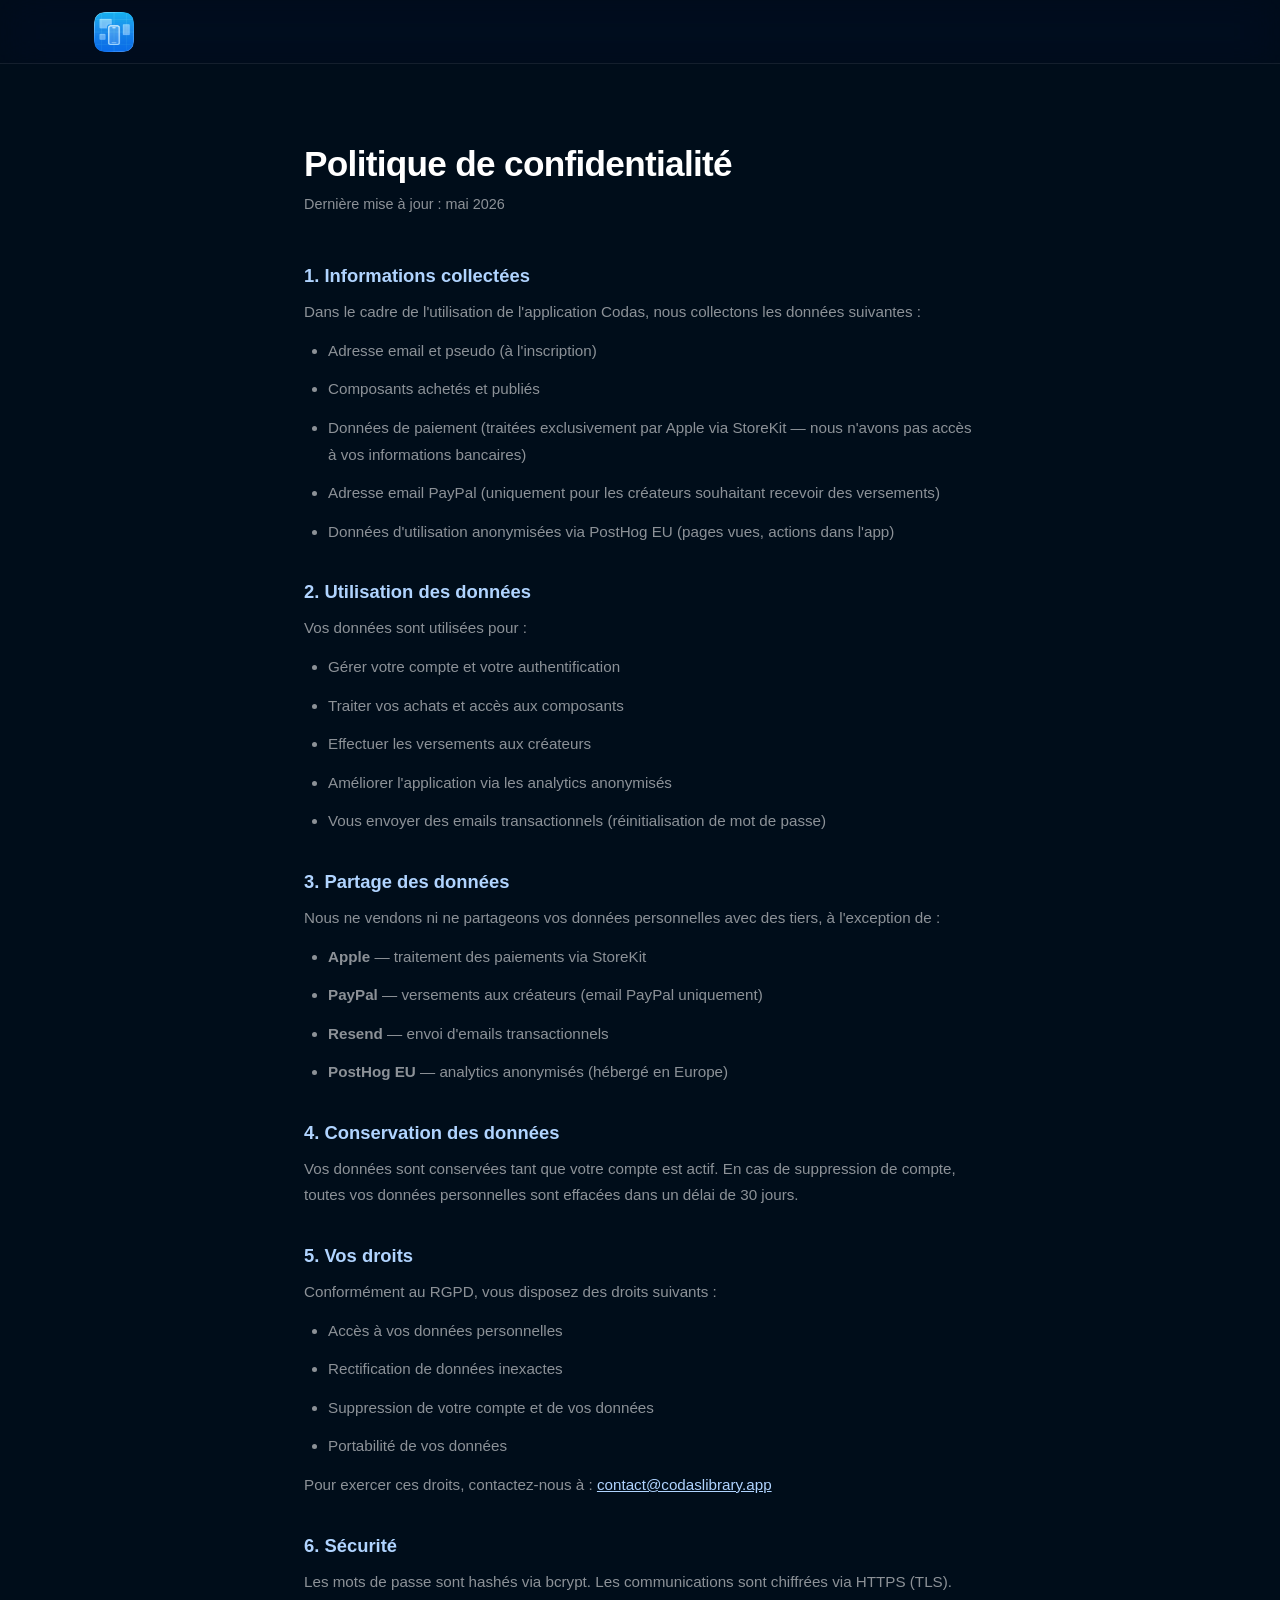
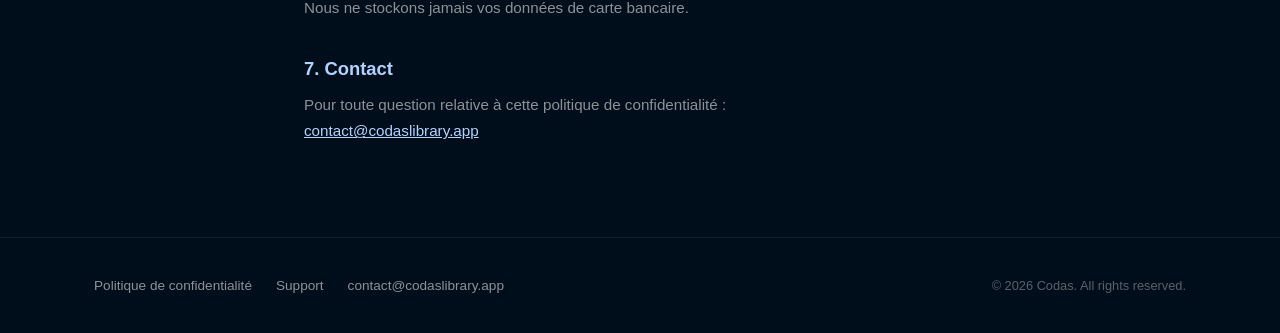
<file: privacy.html>
<!DOCTYPE html>
<html lang="fr">
<head>
  <meta charset="UTF-8" />
  <meta name="viewport" content="width=device-width, initial-scale=1.0" />

  <!-- Smart App Banner — promeut l'app Codas sur iOS/iPadOS/visionOS Safari -->
  <meta name="apple-itunes-app" content="app-id=6761374241, app-argument=https://codaslibrary.app/privacy.html" />

  <title>Politique de confidentialité — Codas</title>
  <meta name="description" content="Politique de confidentialité de Codas : quelles données sont collectées, comment elles sont utilisées, partagées et conservées, et vos droits RGPD." />
  <link rel="canonical" href="https://codaslibrary.app/privacy.html" />
  <link rel="stylesheet" href="css/main.css" />
  <style>
    .legal-page {
      max-width: 720px;
      margin: 0 auto;
      padding: 80px 24px;
    }
    .legal-page h1 {
      font-size: 2.2rem;
      font-weight: 800;
      margin-bottom: 8px;
      letter-spacing: -0.02em;
    }
    .legal-page .updated {
      color: var(--text-muted);
      font-size: 0.9rem;
      margin-bottom: 48px;
    }
    .legal-page h2 {
      font-size: 1.15rem;
      font-weight: 700;
      margin: 36px 0 12px;
      color: var(--blue-light);
    }
    .legal-page p, .legal-page li {
      font-size: 0.95rem;
      color: var(--text-muted);
      line-height: 1.75;
      margin-bottom: 12px;
    }
    .legal-page ul {
      list-style: disc;
      padding-left: 24px;
    }
    .legal-page a {
      color: var(--blue-light);
      text-decoration: underline;
    }
  </style>
</head>
<body>

  <nav id="navbar" class="glass-nav">
    <div class="container">
      <a href="index.html" class="nav-logo">
        <img src="assets/appicon.png" alt="Codas" class="nav-logo-img" draggable="false" />
      </a>
    </div>
  </nav>

  <div class="legal-page">
    <h1>Politique de confidentialité</h1>
    <p class="updated">Dernière mise à jour : mai 2026</p>

    <h2>1. Informations collectées</h2>
    <p>Dans le cadre de l'utilisation de l'application Codas, nous collectons les données suivantes :</p>
    <ul>
      <li>Adresse email et pseudo (à l'inscription)</li>
      <li>Composants achetés et publiés</li>
      <li>Données de paiement (traitées exclusivement par Apple via StoreKit — nous n'avons pas accès à vos informations bancaires)</li>
      <li>Adresse email PayPal (uniquement pour les créateurs souhaitant recevoir des versements)</li>
      <li>Données d'utilisation anonymisées via PostHog EU (pages vues, actions dans l'app)</li>
    </ul>

    <h2>2. Utilisation des données</h2>
    <p>Vos données sont utilisées pour :</p>
    <ul>
      <li>Gérer votre compte et votre authentification</li>
      <li>Traiter vos achats et accès aux composants</li>
      <li>Effectuer les versements aux créateurs</li>
      <li>Améliorer l'application via les analytics anonymisés</li>
      <li>Vous envoyer des emails transactionnels (réinitialisation de mot de passe)</li>
    </ul>

    <h2>3. Partage des données</h2>
    <p>Nous ne vendons ni ne partageons vos données personnelles avec des tiers, à l'exception de :</p>
    <ul>
      <li><strong>Apple</strong> — traitement des paiements via StoreKit</li>
      <li><strong>PayPal</strong> — versements aux créateurs (email PayPal uniquement)</li>
      <li><strong>Resend</strong> — envoi d'emails transactionnels</li>
      <li><strong>PostHog EU</strong> — analytics anonymisés (hébergé en Europe)</li>
    </ul>

    <h2>4. Conservation des données</h2>
    <p>Vos données sont conservées tant que votre compte est actif. En cas de suppression de compte, toutes vos données personnelles sont effacées dans un délai de 30 jours.</p>

    <h2>5. Vos droits</h2>
    <p>Conformément au RGPD, vous disposez des droits suivants :</p>
    <ul>
      <li>Accès à vos données personnelles</li>
      <li>Rectification de données inexactes</li>
      <li>Suppression de votre compte et de vos données</li>
      <li>Portabilité de vos données</li>
    </ul>
    <p>Pour exercer ces droits, contactez-nous à : <a href="mailto:contact@codaslibrary.app">contact@codaslibrary.app</a></p>

    <h2>6. Sécurité</h2>
    <p>Les mots de passe sont hashés via bcrypt. Les communications sont chiffrées via HTTPS (TLS). Nous ne stockons jamais vos données de carte bancaire.</p>

    <h2>7. Contact</h2>
    <p>Pour toute question relative à cette politique de confidentialité :<br>
    <a href="mailto:contact@codaslibrary.app">contact@codaslibrary.app</a></p>
  </div>

  <footer>
    <div class="container">
      <div class="footer-inner">
        <nav class="footer-links">
          <a href="privacy.html">Politique de confidentialité</a>
          <a href="support.html">Support</a>
          <a href="mailto:contact@codaslibrary.app">contact@codaslibrary.app</a>
        </nav>
        <span class="footer-copy">© 2026 Codas. All rights reserved.</span>
      </div>
    </div>
  </footer>

</body>
</html>
</file>
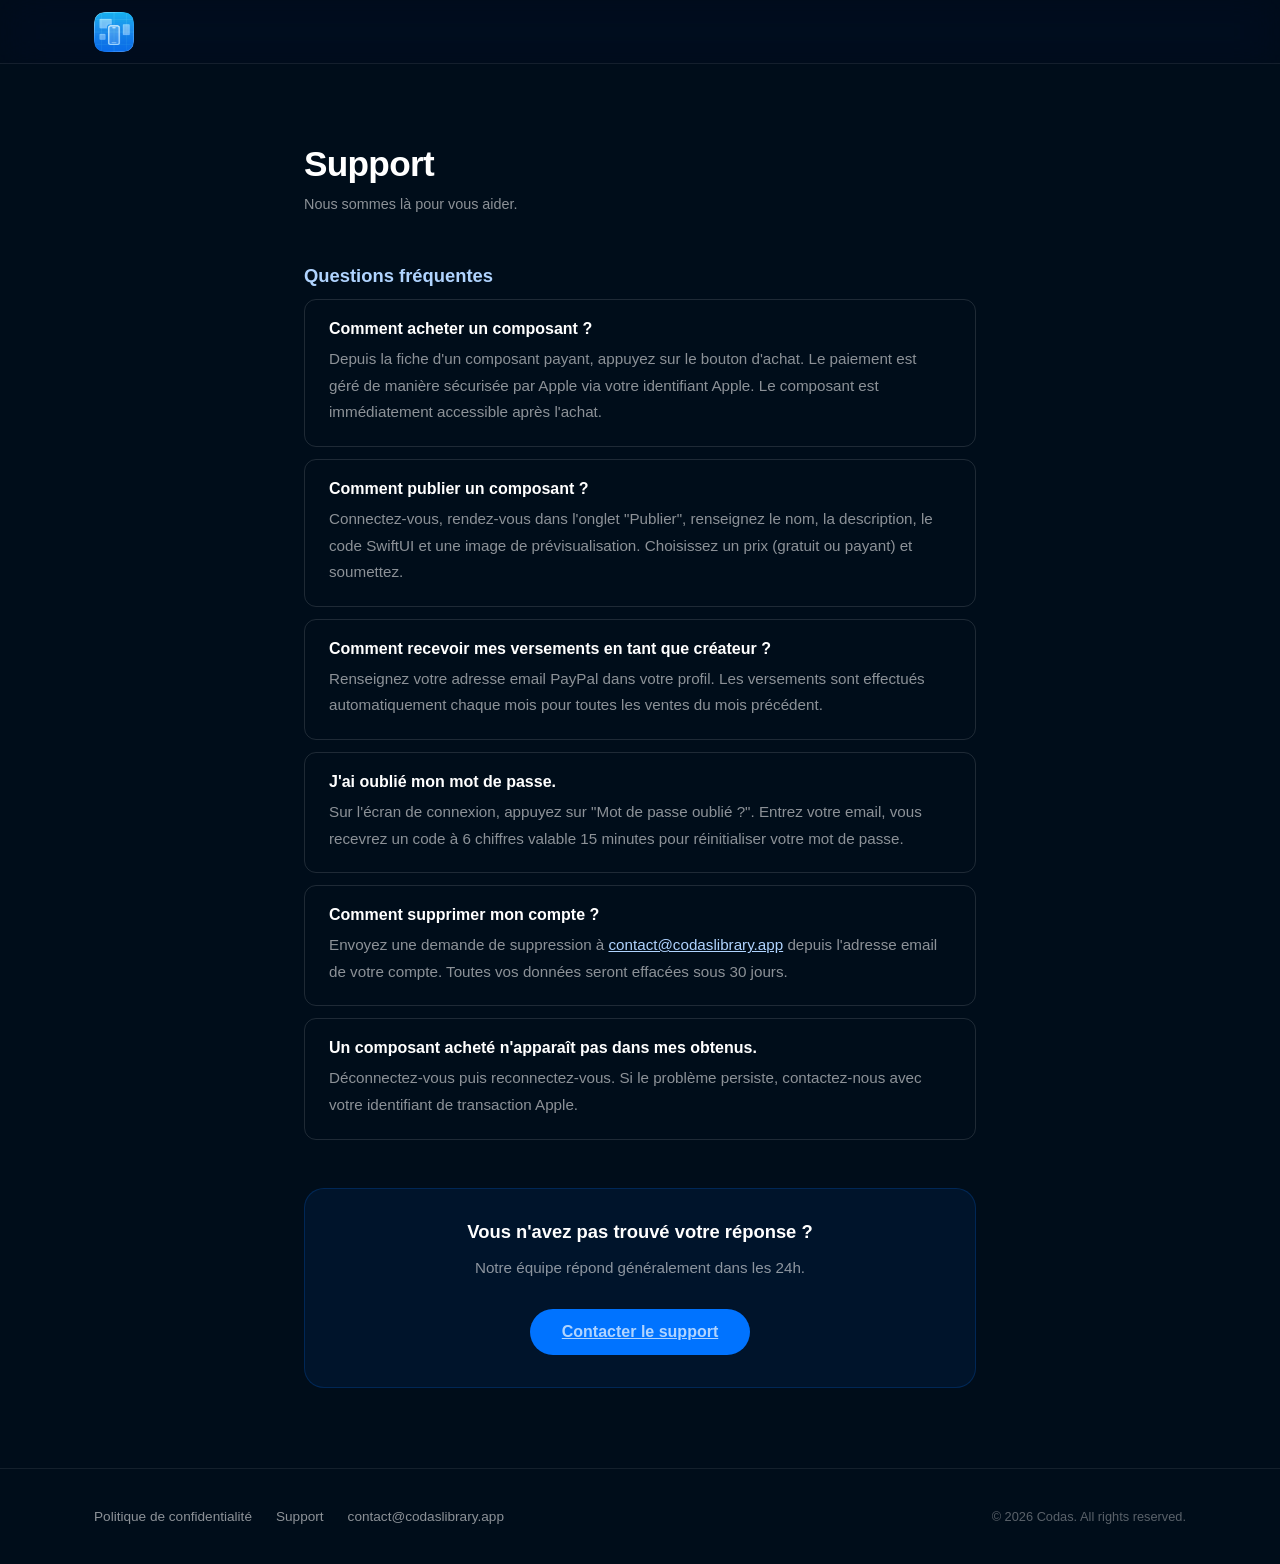
<file: support.html>
<!DOCTYPE html>
<html lang="fr">
<head>
  <meta charset="UTF-8" />
  <meta name="viewport" content="width=device-width, initial-scale=1.0" />

  <!-- Smart App Banner — promeut l'app Codas sur iOS/iPadOS/visionOS Safari -->
  <meta name="apple-itunes-app" content="app-id=6761374241, app-argument=https://codaslibrary.app/support.html" />

  <title>Support — Codas</title>
  <meta name="description" content="Besoin d'aide avec Codas ? Retrouvez les réponses aux questions fréquentes sur les achats, la publication de composants et les versements créateurs." />
  <link rel="canonical" href="https://codaslibrary.app/support.html" />
  <link rel="stylesheet" href="css/main.css" />

  <!-- JSON-LD — FAQPage, pour l'affichage en rich snippet dépliable dans Google -->
  <script type="application/ld+json">
  {
    "@context": "https://schema.org",
    "@type": "FAQPage",
    "mainEntity": [
      {
        "@type": "Question",
        "name": "Comment acheter un composant ?",
        "acceptedAnswer": {
          "@type": "Answer",
          "text": "Depuis la fiche d'un composant payant, appuyez sur le bouton d'achat. Le paiement est géré de manière sécurisée par Apple via votre identifiant Apple. Le composant est immédiatement accessible après l'achat."
        }
      },
      {
        "@type": "Question",
        "name": "Comment publier un composant ?",
        "acceptedAnswer": {
          "@type": "Answer",
          "text": "Connectez-vous, rendez-vous dans l'onglet \"Publier\", renseignez le nom, la description, le code SwiftUI et une image de prévisualisation. Choisissez un prix (gratuit ou payant) et soumettez."
        }
      },
      {
        "@type": "Question",
        "name": "Comment recevoir mes versements en tant que créateur ?",
        "acceptedAnswer": {
          "@type": "Answer",
          "text": "Renseignez votre adresse email PayPal dans votre profil. Les versements sont effectués automatiquement chaque mois pour toutes les ventes du mois précédent."
        }
      },
      {
        "@type": "Question",
        "name": "J'ai oublié mon mot de passe.",
        "acceptedAnswer": {
          "@type": "Answer",
          "text": "Sur l'écran de connexion, appuyez sur \"Mot de passe oublié ?\". Entrez votre email, vous recevrez un code à 6 chiffres valable 15 minutes pour réinitialiser votre mot de passe."
        }
      },
      {
        "@type": "Question",
        "name": "Comment supprimer mon compte ?",
        "acceptedAnswer": {
          "@type": "Answer",
          "text": "Envoyez une demande de suppression à contact@codaslibrary.app depuis l'adresse email de votre compte. Toutes vos données seront effacées sous 30 jours."
        }
      },
      {
        "@type": "Question",
        "name": "Un composant acheté n'apparaît pas dans mes obtenus.",
        "acceptedAnswer": {
          "@type": "Answer",
          "text": "Déconnectez-vous puis reconnectez-vous. Si le problème persiste, contactez-nous avec votre identifiant de transaction Apple."
        }
      }
    ]
  }
  </script>
  <style>
    .legal-page {
      max-width: 720px;
      margin: 0 auto;
      padding: 80px 24px;
    }
    .legal-page h1 {
      font-size: 2.2rem;
      font-weight: 800;
      margin-bottom: 8px;
      letter-spacing: -0.02em;
    }
    .legal-page .updated {
      color: var(--text-muted);
      font-size: 0.9rem;
      margin-bottom: 48px;
    }
    .legal-page h2 {
      font-size: 1.15rem;
      font-weight: 700;
      margin: 36px 0 12px;
      color: var(--blue-light);
    }
    .legal-page p, .legal-page li {
      font-size: 0.95rem;
      color: var(--text-muted);
      line-height: 1.75;
      margin-bottom: 12px;
    }
    .legal-page ul {
      list-style: disc;
      padding-left: 24px;
    }
    .legal-page a {
      color: var(--blue-light);
      text-decoration: underline;
    }
    .faq-item {
      border: 1px solid var(--glass-border);
      border-radius: var(--radius-sm);
      padding: 20px 24px;
      margin-bottom: 12px;
    }
    .faq-item h3 {
      font-size: 1rem;
      font-weight: 600;
      color: var(--text);
      margin-bottom: 8px;
    }
    .faq-item p {
      margin-bottom: 0;
    }
    .contact-card {
      background: rgba(0,115,255,0.08);
      border: 1px solid rgba(0,115,255,0.2);
      border-radius: var(--radius-md);
      padding: 32px;
      text-align: center;
      margin-top: 48px;
    }
    .contact-card h2 {
      color: var(--text) !important;
      margin-top: 0;
    }
    .contact-card a.btn-primary {
      display: inline-block;
      margin-top: 16px;
    }
  </style>
</head>
<body>

  <nav id="navbar" class="glass-nav">
    <div class="container">
      <a href="index.html" class="nav-logo">
        <img src="assets/appicon.png" alt="Codas" class="nav-logo-img" draggable="false" />
      </a>
    </div>
  </nav>

  <div class="legal-page">
    <h1>Support</h1>
    <p class="updated">Nous sommes là pour vous aider.</p>

    <h2>Questions fréquentes</h2>

    <div class="faq-item">
      <h3>Comment acheter un composant ?</h3>
      <p>Depuis la fiche d'un composant payant, appuyez sur le bouton d'achat. Le paiement est géré de manière sécurisée par Apple via votre identifiant Apple. Le composant est immédiatement accessible après l'achat.</p>
    </div>

    <div class="faq-item">
      <h3>Comment publier un composant ?</h3>
      <p>Connectez-vous, rendez-vous dans l'onglet "Publier", renseignez le nom, la description, le code SwiftUI et une image de prévisualisation. Choisissez un prix (gratuit ou payant) et soumettez.</p>
    </div>

    <div class="faq-item">
      <h3>Comment recevoir mes versements en tant que créateur ?</h3>
      <p>Renseignez votre adresse email PayPal dans votre profil. Les versements sont effectués automatiquement chaque mois pour toutes les ventes du mois précédent.</p>
    </div>

    <div class="faq-item">
      <h3>J'ai oublié mon mot de passe.</h3>
      <p>Sur l'écran de connexion, appuyez sur "Mot de passe oublié ?". Entrez votre email, vous recevrez un code à 6 chiffres valable 15 minutes pour réinitialiser votre mot de passe.</p>
    </div>

    <div class="faq-item">
      <h3>Comment supprimer mon compte ?</h3>
      <p>Envoyez une demande de suppression à <a href="mailto:contact@codaslibrary.app">contact@codaslibrary.app</a> depuis l'adresse email de votre compte. Toutes vos données seront effacées sous 30 jours.</p>
    </div>

    <div class="faq-item">
      <h3>Un composant acheté n'apparaît pas dans mes obtenus.</h3>
      <p>Déconnectez-vous puis reconnectez-vous. Si le problème persiste, contactez-nous avec votre identifiant de transaction Apple.</p>
    </div>

    <div class="contact-card">
      <h2>Vous n'avez pas trouvé votre réponse ?</h2>
      <p style="color: var(--text-muted);">Notre équipe répond généralement dans les 24h.</p>
      <a href="mailto:contact@codaslibrary.app" class="btn-primary">Contacter le support</a>
    </div>
  </div>

  <footer>
    <div class="container">
      <div class="footer-inner">
        <nav class="footer-links">
          <a href="privacy.html">Politique de confidentialité</a>
          <a href="support.html">Support</a>
          <a href="mailto:contact@codaslibrary.app">contact@codaslibrary.app</a>
        </nav>
        <span class="footer-copy">© 2026 Codas. All rights reserved.</span>
      </div>
    </div>
  </footer>

</body>
</html>
</file>
<file: css/main.css>
@import 'reset.css';
@import 'variables.css';
@import 'glass.css';

/* ── Layout ─────────────────────────────────────────── */

.container {
  max-width: var(--max-width);
  margin: 0 auto;
  padding: 0 24px;
}

section {
  padding: var(--section-py) 0;
}

.section-label {
  display: inline-block;
  font-size: 0.75rem;
  font-weight: 600;
  letter-spacing: 0.12em;
  text-transform: uppercase;
  color: var(--blue-light);
  margin-bottom: 16px;
}

.section-title {
  font-size: clamp(2rem, 5vw, 3.2rem);
  font-weight: 700;
  line-height: 1.1;
  letter-spacing: -0.02em;
  margin-bottom: 16px;
}

.section-subtitle {
  font-size: 1.1rem;
  color: var(--text-muted);
  max-width: 520px;
  line-height: 1.6;
}

/* ── Navbar ─────────────────────────────────────────── */

#navbar {
  position: sticky;
  top: 0;
  z-index: 100;
  height: 64px;
  display: flex;
  align-items: center;
}

#navbar .container {
  width: 100%;
  display: flex;
  align-items: center;
  justify-content: space-between;
}

.nav-logo {
  display: flex;
  align-items: center;
  gap: 10px;
  font-size: 1.2rem;
  font-weight: 700;
  color: var(--text);
}

.nav-logo-dot {
  width: 10px;
  height: 10px;
  border-radius: 50%;
  background: var(--blue);
}

.nav-logo-img {
  height: 40px;
  width: 40px;
  object-fit: contain;
  border-radius: 10px;
  display: block;
}

.nav-links {
  display: flex;
  align-items: center;
  gap: 32px;
}

.nav-links a {
  font-size: 0.9rem;
  color: var(--text-muted);
  transition: color 0.2s;
}

.nav-links a:hover {
  color: var(--text);
}

.nav-right {
  display: flex;
  align-items: center;
  gap: 16px;
}

/* Lang switcher */
.lang-switcher {
  display: flex;
  align-items: center;
  gap: 4px;
  background: rgba(255,255,255,0.08);
  border: 1px solid rgba(255,255,255,0.12);
  border-radius: 100px;
  padding: 4px;
}

.lang-btn {
  padding: 4px 12px;
  border-radius: 100px;
  font-size: 0.8rem;
  font-weight: 600;
  color: var(--text-muted);
  transition: all 0.2s;
}

.lang-btn.active {
  background: var(--blue);
  color: #fff;
}

/* ── Hero ───────────────────────────────────────────── */

#hero {
  min-height: 100vh;
  display: flex;
  align-items: center;
  position: relative;
  overflow: hidden;
  padding: 80px 0;
}

.hero-bg {
  position: absolute;
  inset: 0;
  background: radial-gradient(ellipse 80% 60% at 50% 0%, rgba(0,115,255,0.2) 0%, transparent 70%),
              radial-gradient(ellipse 40% 40% at 80% 50%, rgba(0,85,204,0.15) 0%, transparent 60%),
              var(--bg);
  z-index: 0;
}

.hero-grid {
  display: grid;
  grid-template-columns: 1fr 1fr;
  gap: 60px;
  align-items: center;
  position: relative;
  z-index: 1;
}

.hero-tag {
  display: inline-flex;
  align-items: center;
  gap: 8px;
  background: rgba(0, 115, 255, 0.15);
  border: 1px solid rgba(0, 115, 255, 0.3);
  border-radius: 100px;
  padding: 6px 14px;
  font-size: 0.8rem;
  font-weight: 600;
  color: var(--blue-light);
  margin-bottom: 24px;
}

.hero-tag-dot {
  width: 6px;
  height: 6px;
  border-radius: 50%;
  background: var(--blue-light);
  animation: pulse 2s infinite;
}

@keyframes pulse {
  0%, 100% { opacity: 1; }
  50% { opacity: 0.3; }
}

.hero-title {
  font-size: clamp(2.5rem, 6vw, 4rem);
  font-weight: 800;
  line-height: 1.05;
  letter-spacing: -0.03em;
  margin-bottom: 20px;
}

.hero-title span {
  background: linear-gradient(135deg, #fff 0%, var(--blue-light) 100%);
  -webkit-background-clip: text;
  -webkit-text-fill-color: transparent;
  background-clip: text;
}

.hero-desc {
  font-size: 1.15rem;
  color: var(--text-muted);
  line-height: 1.65;
  margin-bottom: 40px;
  max-width: 460px;
}

.hero-badges {
  display: flex;
  gap: 12px;
  flex-wrap: wrap;
}

.badge-store {
  display: flex;
  align-items: center;
  gap: 10px;
  background: rgba(255,255,255,0.06);
  border: 1px solid rgba(255,255,255,0.14);
  border-radius: var(--radius-sm);
  padding: 12px 20px;
  transition: all 0.2s;
  position: relative;
}

.badge-store:not(.btn-disabled):hover {
  background: rgba(255,255,255,0.12);
  border-color: rgba(255,255,255,0.25);
}

.badge-store-icon {
  font-size: 1.6rem;
  line-height: 1;
}

.badge-store-text {
  display: flex;
  flex-direction: column;
}

.badge-store-text small {
  font-size: 0.68rem;
  color: var(--text-muted);
  line-height: 1;
}

.badge-store-text strong {
  font-size: 0.95rem;
  font-weight: 600;
}

.soon-label {
  position: absolute;
  top: -10px;
  right: -10px;
  background: var(--blue);
  color: #fff;
  font-size: 0.6rem;
  font-weight: 700;
  letter-spacing: 0.05em;
  text-transform: uppercase;
  padding: 3px 8px;
  border-radius: 100px;
}

/* iPhone mockup */
.hero-visual {
  display: flex;
  justify-content: center;
  align-items: center;
}

.iphone-mockup {
  width: 260px;
  height: 530px;
  background: rgba(255,255,255,0.06);
  border: 2px solid rgba(255,255,255,0.15);
  border-radius: 44px;
  position: relative;
  box-shadow: 0 40px 100px rgba(0,0,0,0.6),
              0 0 0 1px rgba(255,255,255,0.06) inset,
              0 60px 120px rgba(0,115,255,0.15);
  overflow: hidden;
}

.iphone-notch {
  width: 100px;
  height: 28px;
  background: rgba(0,0,0,0.8);
  border-radius: 0 0 20px 20px;
  margin: 0 auto;
}

.iphone-screen {
  padding: 12px;
  height: calc(100% - 28px);
  display: flex;
  flex-direction: column;
  gap: 8px;
}

.iphone-screen-row {
  height: 70px;
  background: rgba(255,255,255,0.05);
  border-radius: 12px;
  border: 1px solid rgba(255,255,255,0.08);
}

.iphone-screen-row.tall {
  height: 120px;
}

.iphone-screen-row.accent {
  background: linear-gradient(135deg, rgba(0,115,255,0.3), rgba(0,55,130,0.3));
  border-color: rgba(0,115,255,0.2);
}

/* Frameshot hero */
.hero-frameshot {
  width: 100%;
  max-width: 320px;
  height: auto;
  filter: drop-shadow(0 40px 80px rgba(0, 115, 255, 0.3));
}

/* ── Features ───────────────────────────────────────── */

#features {
  background: var(--bg-2);
}

.features-grid {
  display: grid;
  grid-template-columns: repeat(4, 1fr);
  gap: 24px;
  margin-top: 60px;
}

@media (max-width: 960px) {
  .features-grid {
    grid-template-columns: repeat(2, 1fr);
  }
}

.feature-card {
  padding: 32px 28px;
}

.feature-icon {
  width: 52px;
  height: 52px;
  background: rgba(0, 115, 255, 0.15);
  border: 1px solid rgba(0, 115, 255, 0.25);
  border-radius: var(--radius-sm);
  display: flex;
  align-items: center;
  justify-content: center;
  font-size: 1.5rem;
  margin-bottom: 20px;
}

.feature-title {
  font-size: 1.15rem;
  font-weight: 700;
  margin-bottom: 10px;
}

.feature-desc {
  font-size: 0.95rem;
  color: var(--text-muted);
  line-height: 1.6;
}

/* ── MCP section ────────────────────────────────────── */

#mcp {
  background: var(--bg);
  position: relative;
  text-align: center;
}

#mcp .section-subtitle {
  max-width: 640px;
  margin-left: auto;
  margin-right: auto;
}

.mcp-card {
  max-width: 720px;
  margin: 56px auto 0;
  padding: 36px 32px;
  text-align: center;
}

.mcp-clients {
  display: flex;
  flex-wrap: wrap;
  gap: 8px;
  justify-content: center;
  margin-bottom: 28px;
}

.mcp-client-chip {
  font-size: 0.78rem;
  font-weight: 600;
  padding: 6px 12px;
  border-radius: 999px;
  background: rgba(255, 255, 255, 0.06);
  border: 1px solid rgba(255, 255, 255, 0.12);
  color: var(--text-muted);
  letter-spacing: 0.02em;
}

.mcp-url {
  display: flex;
  align-items: center;
  gap: 8px;
  background: rgba(0, 0, 0, 0.4);
  border: 1px solid rgba(0, 115, 255, 0.25);
  border-radius: 12px;
  padding: 12px 12px 12px 18px;
  margin: 0 auto;
  max-width: 540px;
}

.mcp-url code {
  flex: 1;
  font-family: ui-monospace, "SF Mono", Menlo, monospace;
  font-size: 0.95rem;
  color: #e8eef7;
  text-align: left;
  overflow-x: auto;
  white-space: nowrap;
}

.mcp-url-copy {
  flex-shrink: 0;
  background: rgba(0, 115, 255, 0.18);
  border: 1px solid rgba(0, 115, 255, 0.4);
  color: #cfe2ff;
  font-size: 0.82rem;
  font-weight: 600;
  padding: 8px 14px;
  border-radius: 8px;
  cursor: pointer;
  transition: background 0.15s, color 0.15s, border-color 0.15s;
}

.mcp-url-copy:hover {
  background: rgba(0, 115, 255, 0.3);
  color: #fff;
}

.mcp-url-copy.copied {
  background: rgba(34, 197, 94, 0.18);
  border-color: rgba(34, 197, 94, 0.5);
  color: #86efac;
}

.mcp-card-hint {
  font-size: 0.92rem;
  color: var(--text-muted);
  line-height: 1.55;
  margin-top: 20px;
  margin-bottom: 24px;
}

.mcp-card-actions {
  display: flex;
  justify-content: center;
  gap: 12px;
}

.mcp-prompts {
  list-style: none;
  padding: 0;
  margin: 48px auto 0;
  max-width: 720px;
  display: grid;
  grid-template-columns: repeat(3, 1fr);
  gap: 12px;
}

.mcp-prompts li {
  background: rgba(255, 255, 255, 0.03);
  border: 1px solid rgba(255, 255, 255, 0.08);
  border-radius: 12px;
  padding: 14px 16px;
  font-size: 0.88rem;
  color: var(--text-muted);
  line-height: 1.45;
  font-style: italic;
}

@media (max-width: 720px) {
  .mcp-prompts {
    grid-template-columns: 1fr;
  }
  .mcp-card {
    padding: 28px 22px;
  }
  .mcp-url {
    flex-direction: column;
    align-items: stretch;
    padding: 14px;
  }
  .mcp-url code {
    text-align: center;
    margin-bottom: 4px;
  }
}

/* ── Screenshots ────────────────────────────────────── */

#screenshots {
  overflow: hidden;
}

.screenshots-header {
  margin-bottom: 32px;
}

/* ── Platform tabs (macOS / iOS) ───────────────────── */

.platform-tabs {
  display: inline-flex;
  gap: 4px;
  padding: 4px;
  margin-bottom: 16px;
  background: rgba(255,255,255,0.05);
  border: 1px solid rgba(255,255,255,0.1);
  border-radius: 999px;
  backdrop-filter: blur(20px);
  -webkit-backdrop-filter: blur(20px);
}

.platform-tab {
  appearance: none;
  background: transparent;
  border: none;
  color: var(--text-muted);
  font: inherit;
  font-size: 0.9rem;
  font-weight: 500;
  padding: 8px 18px;
  border-radius: 999px;
  cursor: pointer;
  transition: background 0.2s, color 0.2s, transform 0.2s var(--ease-spring);
}

.platform-tab:hover {
  color: var(--text);
}

.platform-tab.active {
  background: var(--blue);
  color: #fff;
  box-shadow: 0 4px 16px rgba(0, 115, 255, 0.35);
}

.screenshots-scroll[hidden] {
  display: none;
}

.screenshots-scroll {
  display: flex;
  gap: 24px;
  overflow-x: auto;
  /* Pas de scroll-snap : on veut un scroll 100% fluide, sans frein. */
  padding: 24px;
  scrollbar-width: thin;
  scrollbar-color: rgba(255, 255, 255, 0.25) transparent;
  /* Fond unifié englobant toutes les frames du carousel — au lieu d'un
     fond individuel par capture. */
  background: rgba(0, 0, 0, 0.6);
  border: 1px solid rgba(255, 255, 255, 0.08);
  border-radius: 24px;
  margin-top: 32px;
}

.screenshots-scroll::-webkit-scrollbar {
  height: 8px;
}

.screenshots-scroll::-webkit-scrollbar-track {
  background: rgba(255, 255, 255, 0.04);
  border-radius: 999px;
  margin: 0 4px;
}

.screenshots-scroll::-webkit-scrollbar-thumb {
  background: rgba(255, 255, 255, 0.22);
  border-radius: 999px;
  transition: background 0.2s;
}

.screenshots-scroll::-webkit-scrollbar-thumb:hover {
  background: var(--blue);
}

.screenshot-frame {
  flex-shrink: 0;
  width: 340px;
  height: 540px;
  /* Pas de fond/border individuel : c'est le carousel qui porte le fond. */
  background: transparent;
  border: none;
  border-radius: 16px;
  overflow: hidden;
  display: flex;
  align-items: center;
  justify-content: center;
  color: var(--text-subtle);
  font-size: 0.8rem;
  transition: transform 0.3s var(--ease-spring);
  user-select: none;
  -webkit-user-select: none;
  -webkit-user-drag: none;
  pointer-events: none;
}

/* iOS : ratio iPhone 19.5:9 → cadre plus étroit pour ne pas zoomer/
   déformer les captures. */
.screenshots-scroll--ios .screenshot-frame {
  width: 240px;
  height: 520px;
  border-radius: 32px;
}

/* iPadOS : ratio iPad portrait ~3:4 (sources 1468×1915, ratio 0.766). */
.screenshots-scroll--ipad .screenshot-frame {
  width: 340px;
  height: 444px;
  border-radius: 18px;
}

.screenshot-frame img {
  width: 100%;
  height: 100%;
  /* contain partout : on veut voir la capture entière, jamais croppée.
     Le fond unifié du carousel remplit l'espace vide autour. */
  object-fit: contain;
  display: block;
}

@media (max-width: 640px) {
  .screenshot-frame {
    width: 260px;
    height: 414px;
  }
  .screenshots-scroll--ios .screenshot-frame {
    width: 200px;
    height: 433px;
    border-radius: 28px;
  }
  .screenshots-scroll--ipad .screenshot-frame {
    width: 280px;
    height: 365px;
  }
}

.screenshot-placeholder-icon {
  font-size: 2rem;
  opacity: 0.3;
}

/* ── Apple badges ───────────────────────────────────── */

.apple-badge-link {
  display: inline-block;
  position: relative;
  transition: opacity 0.2s, transform 0.2s var(--ease-spring);
}

.apple-badge-link:not(.btn-disabled):hover {
  transform: scale(1.04);
}

.apple-badge-img {
  height: 52px;
  width: auto;
  display: block;
}

/* ── Badge TestFlight ───────────────────────────────── */

.testflight-badge-link {
  display: inline-block;
  text-decoration: none;
  transition: transform 0.2s var(--ease-spring);
}
.testflight-badge-link:hover { transform: scale(1.04); }

.testflight-badge-img {
  height: 52px;
  width: auto;
  display: block;
}

/* Labels sous les badges (Prochainement / V7 Disponible) */
.badge-with-label {
  display: inline-flex;
  flex-direction: column;
  align-items: center;
  gap: 8px;
}

.badge-label {
  font-size: 0.75rem;
  font-weight: 600;
  letter-spacing: 0.06em;
  text-transform: uppercase;
  padding: 4px 10px;
  border-radius: 999px;
}

.badge-label--upcoming {
  background: rgba(255, 255, 255, 0.08);
  color: rgba(255, 255, 255, 0.7);
  border: 1px solid rgba(255, 255, 255, 0.12);
}

.badge-label--available {
  background: rgba(34, 197, 94, 0.15);
  color: #4ade80;
  border: 1px solid rgba(34, 197, 94, 0.35);
  display: inline-flex;
  gap: 6px;
  align-items: center;
}

/* Lien "Prévenez-moi" sous les badges du download */
.download-notify {
  margin-top: 28px;
  display: inline-flex;
  align-items: center;
  gap: 10px;
  font-size: 1.05rem;
  font-weight: 600;
  color: var(--blue-light);
  text-decoration: none;
  padding: 12px 22px;
  border-radius: 999px;
  background: rgba(0, 115, 255, 0.1);
  border: 1px solid rgba(0, 115, 255, 0.3);
  cursor: pointer;
  transition: background 0.15s, border-color 0.15s, transform 0.15s var(--ease-spring);
}
.download-notify:hover {
  background: rgba(0, 115, 255, 0.18);
  border-color: rgba(0, 115, 255, 0.5);
  transform: translateY(-1px);
}
.download-notify-icon {
  width: 24px;
  height: 24px;
  flex-shrink: 0;
  object-fit: contain;
  filter: drop-shadow(0 0 8px rgba(0, 115, 255, 0.3));
}
.download-notify-text { white-space: nowrap; }

@media (max-width: 480px) {
  .download-notify {
    font-size: 0.95rem;
    padding: 10px 18px;
  }
  .download-notify-icon { width: 20px; height: 20px; }
}

/* ── Modale "Prévenez-moi à la sortie" ──────────────── */

.notify-modal {
  position: fixed;
  inset: 0;
  z-index: 1000;
  display: flex;
  align-items: center;
  justify-content: center;
  padding: 24px;
}
.notify-modal[hidden] { display: none; }

.notify-modal-backdrop {
  position: absolute;
  inset: 0;
  background: rgba(0, 8, 20, 0.7);
  backdrop-filter: blur(8px);
  -webkit-backdrop-filter: blur(8px);
  animation: notify-fade-in 0.18s ease-out;
}

.notify-modal-card {
  position: relative;
  width: 100%;
  max-width: 440px;
  padding: 36px 32px 30px;
  border-radius: 20px;
  text-align: center;
  animation: notify-pop-in 0.22s cubic-bezier(0.34, 1.56, 0.64, 1);
}

@keyframes notify-fade-in {
  from { opacity: 0; }
  to   { opacity: 1; }
}
@keyframes notify-pop-in {
  from { opacity: 0; transform: translateY(8px) scale(0.97); }
  to   { opacity: 1; transform: translateY(0) scale(1); }
}

.notify-modal-close {
  position: absolute;
  top: 14px;
  right: 14px;
  width: 32px;
  height: 32px;
  border-radius: 8px;
  border: none;
  background: rgba(255,255,255,0.06);
  color: rgba(255,255,255,0.7);
  font-size: 1.6rem;
  line-height: 1;
  cursor: pointer;
  transition: background 0.15s, color 0.15s;
}
.notify-modal-close:hover {
  background: rgba(255,255,255,0.12);
  color: #fff;
}

.notify-modal-title {
  font-size: 1.35rem;
  font-weight: 700;
  letter-spacing: -0.01em;
  margin: 0 0 8px;
}

.notify-modal-subtitle {
  color: var(--text-muted);
  font-size: 0.95rem;
  line-height: 1.55;
  margin: 0 0 24px;
}

.notify-form {
  display: flex;
  flex-direction: column;
  gap: 10px;
}

.notify-form input[type="email"] {
  width: 100%;
  padding: 12px 14px;
  border-radius: 10px;
  border: 1px solid rgba(255,255,255,0.15);
  background: rgba(0,0,0,0.3);
  color: #fff;
  font-size: 0.95rem;
  outline: none;
  transition: border-color 0.15s;
  font-family: inherit;
}
.notify-form input[type="email"]:focus {
  border-color: var(--blue);
}

.notify-form .btn-primary {
  padding: 12px 18px;
  border-radius: 10px;
  border: none;
  background: var(--blue);
  color: white;
  font-size: 0.95rem;
  font-weight: 600;
  cursor: pointer;
  transition: opacity 0.15s, transform 0.05s;
}
.notify-form .btn-primary:hover { opacity: 0.92; }
.notify-form .btn-primary:active { transform: scale(0.98); }
.notify-form .btn-primary:disabled {
  opacity: 0.6;
  cursor: not-allowed;
}

.notify-modal-error {
  margin: 12px 0 0;
  padding: 10px 14px;
  background: rgba(255, 80, 80, 0.1);
  border: 1px solid rgba(255, 80, 80, 0.3);
  color: #ffb3b3;
  border-radius: 8px;
  font-size: 0.85rem;
}

.notify-modal-hint {
  font-size: 0.78rem;
  color: rgba(255,255,255,0.4);
  line-height: 1.5;
  margin: 16px 0 0;
}

.notify-success-icon {
  width: 56px;
  height: 56px;
  border-radius: 50%;
  background: rgba(34, 197, 94, 0.15);
  color: #4ade80;
  font-size: 1.8rem;
  font-weight: 700;
  display: flex;
  align-items: center;
  justify-content: center;
  margin: 0 auto 20px;
}
.notify-success-icon--neutral {
  background: rgba(0, 115, 255, 0.12);
  color: var(--blue-light);
}

.notify-modal-state .btn-primary {
  margin-top: 24px;
  padding: 11px 22px;
  border-radius: 10px;
  border: none;
  background: var(--blue);
  color: white;
  font-size: 0.95rem;
  font-weight: 600;
  cursor: pointer;
}
.notify-modal-state .btn-primary:hover { opacity: 0.92; }

/* ── Video ──────────────────────────────────────────── */

#video {
  background: var(--bg-2);
}

.video-subtitle {
  margin: 56px auto 16px;
  text-align: center;
  font-size: 1.15rem;
  font-weight: 600;
  color: var(--text-muted, rgba(255,255,255,0.85));
  letter-spacing: 0.01em;
}

.video-subtitle:first-of-type {
  margin-top: 40px;
}

.video-wrapper {
  display: block;
  margin: 0 auto;
  border-radius: var(--radius-lg);
  overflow: hidden;
  aspect-ratio: 16 / 9;
  width: 100%;
  max-width: 860px;
  border: 1px solid var(--glass-border);
}

.video-wrapper iframe,
.video-wrapper .video-player {
  width: 100%;
  height: 100%;
  border: none;
  display: block;
  object-fit: cover;
  background: #000;
}

.video-placeholder {
  width: 100%;
  height: 100%;
  background: rgba(255,255,255,0.04);
  display: flex;
  flex-direction: column;
  align-items: center;
  justify-content: center;
  gap: 20px;
  color: var(--text-muted);
  font-size: 0.95rem;
}

.video-play-btn {
  width: 72px;
  height: 72px;
  border-radius: 50%;
  background: rgba(255,255,255,0.1);
  border: 1px solid rgba(255,255,255,0.2);
  display: flex;
  align-items: center;
  justify-content: center;
}

/* ── Creators ───────────────────────────────────────── */

.creators-grid {
  display: grid;
  grid-template-columns: 1fr 1fr;
  gap: 80px;
  align-items: center;
}

.creators-list {
  margin-top: 28px;
  display: flex;
  flex-direction: column;
  gap: 14px;
}

.creators-list li {
  display: flex;
  align-items: center;
  gap: 12px;
  font-size: 0.95rem;
  color: var(--text-muted);
}

.creators-check {
  width: 24px;
  height: 24px;
  border-radius: 50%;
  background: rgba(0, 115, 255, 0.15);
  border: 1px solid rgba(0, 115, 255, 0.3);
  display: flex;
  align-items: center;
  justify-content: center;
  flex-shrink: 0;
  color: var(--blue-light);
}

.creators-visual {
  display: flex;
  justify-content: center;
}

.creators-card {
  padding: 32px;
  width: 100%;
  max-width: 320px;
  text-align: center;
}

.creators-card-header {
  font-size: 0.85rem;
  color: var(--text-muted);
  margin-bottom: 16px;
}

.creators-card-amount {
  font-size: 3rem;
  font-weight: 800;
  letter-spacing: -0.03em;
  color: var(--blue-light);
  margin-bottom: 8px;
}

.creators-card-sub {
  font-size: 0.8rem;
  color: var(--text-subtle);
}

@media (max-width: 768px) {
  .creators-grid {
    grid-template-columns: 1fr;
    gap: 40px;
  }
}

/* ── Testimonials ───────────────────────────────────── */

#testimonials {
  background: var(--bg-2);
}

.testimonials-grid {
  display: grid;
  grid-template-columns: repeat(2, 1fr);
  gap: 20px;
  margin-top: 48px;
}

.testimonial-card {
  padding: 28px;
}

.testimonial-stars {
  color: #FFCC00;
  font-size: 0.9rem;
  margin-bottom: 14px;
  letter-spacing: 2px;
}

.testimonial-text {
  font-size: 0.95rem;
  color: var(--text-muted);
  line-height: 1.65;
  margin-bottom: 20px;
  font-style: italic;
}

.testimonial-author {
  display: flex;
  align-items: center;
  gap: 12px;
}

.testimonial-avatar {
  width: 40px;
  height: 40px;
  border-radius: 50%;
  background: linear-gradient(135deg, var(--blue), var(--blue-dark));
  display: flex;
  align-items: center;
  justify-content: center;
  font-size: 0.85rem;
  font-weight: 700;
  color: #fff;
  flex-shrink: 0;
}

.testimonial-name {
  font-weight: 600;
  font-size: 0.9rem;
}

.testimonial-role {
  font-size: 0.8rem;
  color: var(--text-muted);
}

/* ── CTA Download ───────────────────────────────────── */

#download {
  text-align: center;
}

.download-inner {
  background: radial-gradient(ellipse 100% 100% at 50% 50%, rgba(0,115,255,0.12) 0%, transparent 70%);
  border: 1px solid rgba(0,115,255,0.15);
  border-radius: var(--radius-lg);
  padding: 80px 40px;
}

.download-title {
  font-size: clamp(2rem, 4vw, 3rem);
  font-weight: 800;
  letter-spacing: -0.02em;
  margin-bottom: 16px;
}

.download-subtitle {
  color: var(--text-muted);
  font-size: 1.1rem;
  margin-bottom: 40px;
}

.download-badges {
  display: flex;
  gap: 16px;
  justify-content: center;
  flex-wrap: wrap;
}

/* ── Footer ─────────────────────────────────────────── */

footer {
  border-top: 1px solid rgba(255,255,255,0.08);
  padding: 40px 0;
}

.footer-inner {
  display: flex;
  align-items: center;
  justify-content: space-between;
  flex-wrap: wrap;
  gap: 16px;
}

.footer-links {
  display: flex;
  gap: 24px;
}

.footer-links a {
  font-size: 0.85rem;
  color: var(--text-muted);
  transition: color 0.2s;
}

.footer-links a:hover {
  color: var(--text);
}

.footer-copy {
  font-size: 0.8rem;
  color: var(--text-subtle);
}

/* ── Scroll reveal ──────────────────────────────────── */

.reveal {
  opacity: 0;
  transform: translateY(24px);
  transition: opacity 0.6s var(--ease-smooth),
              transform 0.6s var(--ease-smooth);
}

.reveal.visible {
  opacity: 1;
  transform: translateY(0);
}

/* ── Responsive ─────────────────────────────────────── */

@media (max-width: 768px) {
  :root {
    --section-py: 64px;
  }

  .hero-grid {
    grid-template-columns: 1fr;
    text-align: center;
  }

  .hero-desc {
    max-width: 100%;
  }

  .hero-badges {
    justify-content: center;
  }

  .hero-visual {
    order: -1;
  }

  .iphone-mockup {
    width: 200px;
    height: 408px;
  }

  .features-grid {
    grid-template-columns: 1fr;
  }

  .testimonials-grid {
    grid-template-columns: 1fr;
  }

  .nav-links {
    display: none;
  }

  .footer-inner {
    flex-direction: column;
    text-align: center;
  }

  .footer-links {
    justify-content: center;
  }
}
</file>
